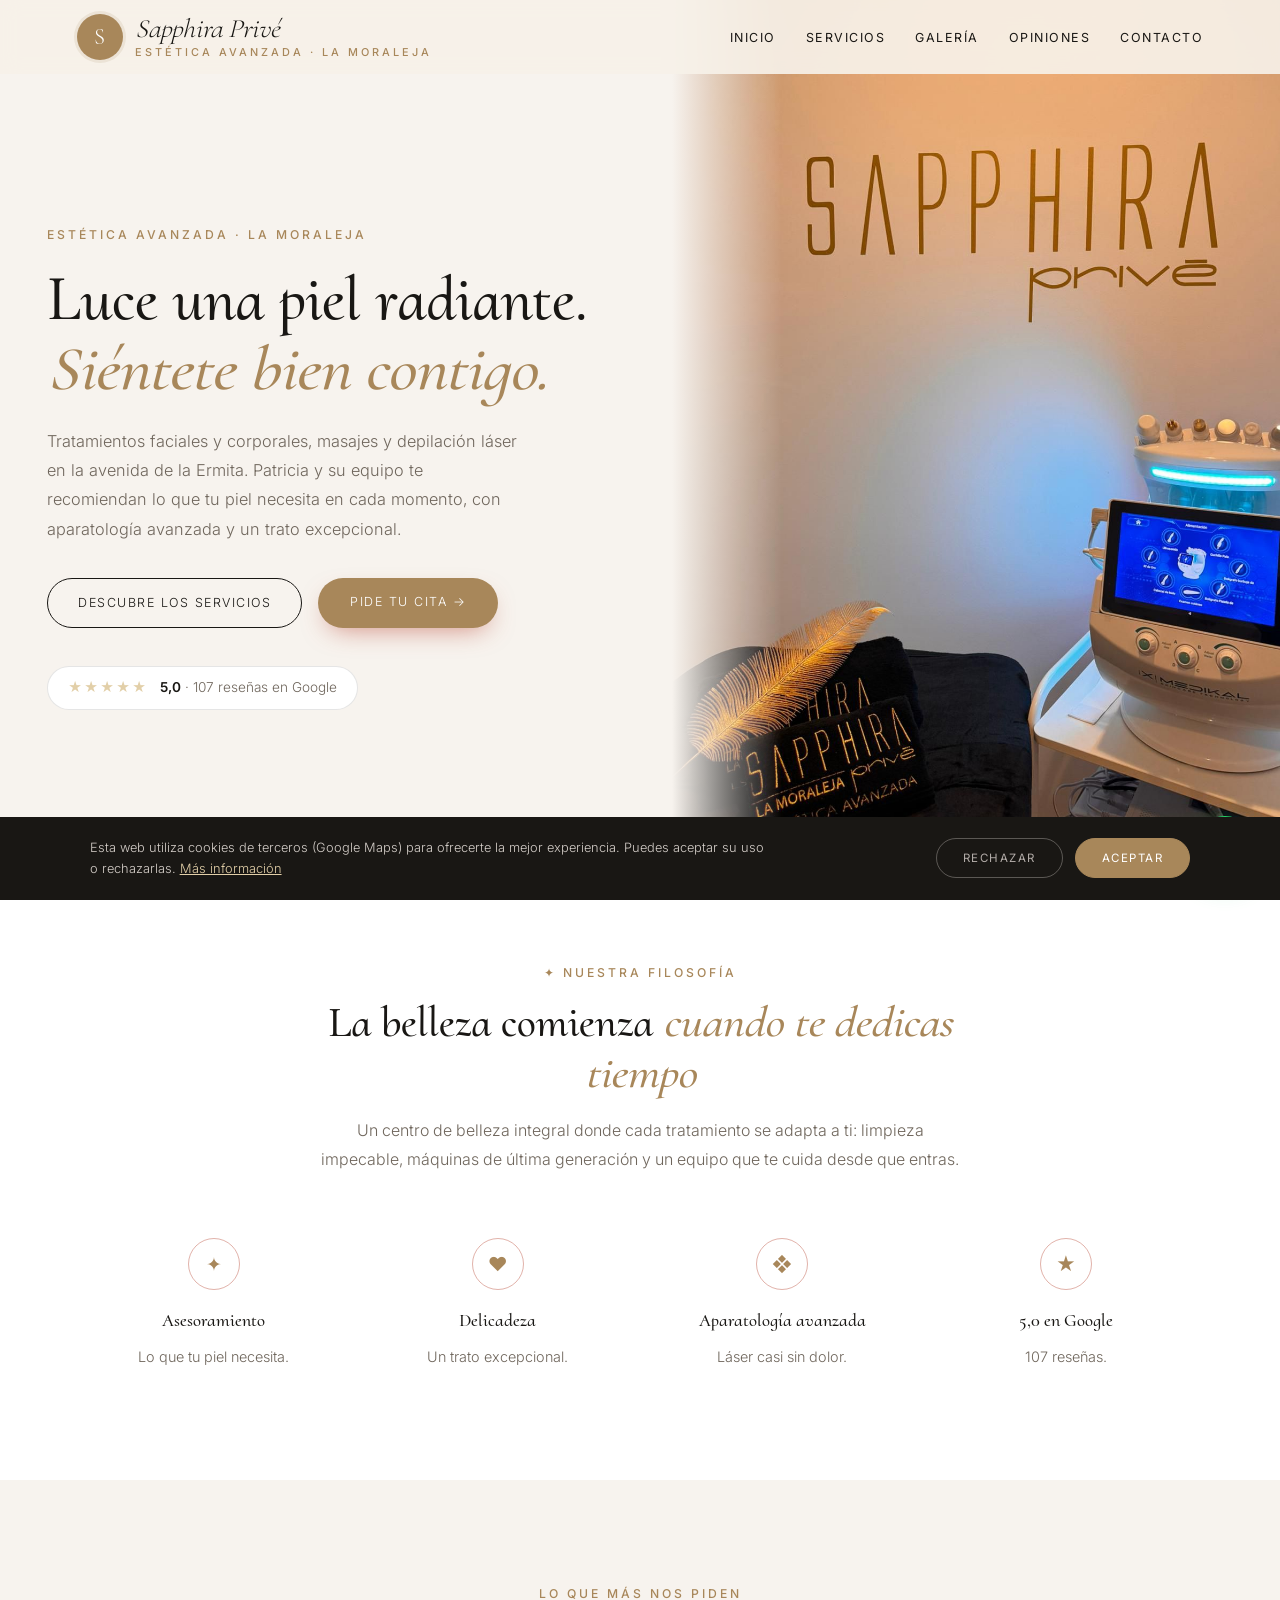
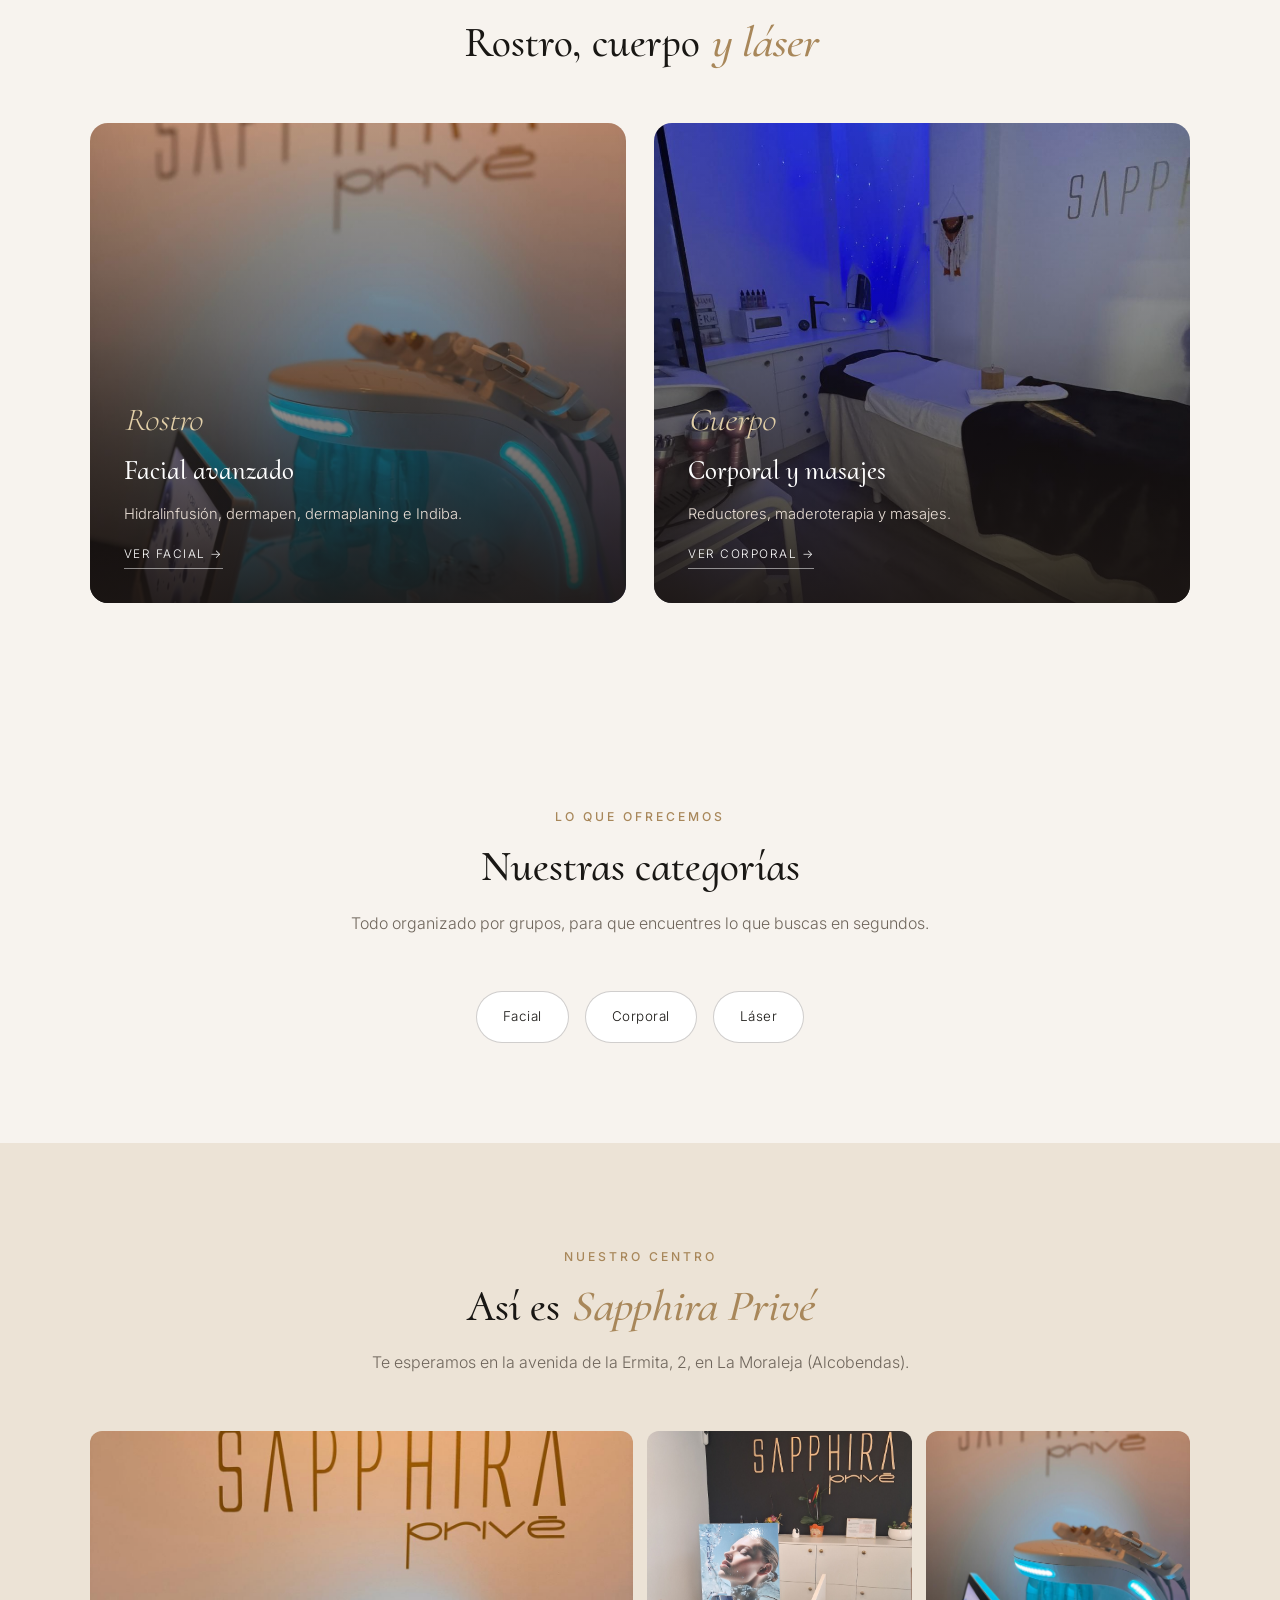
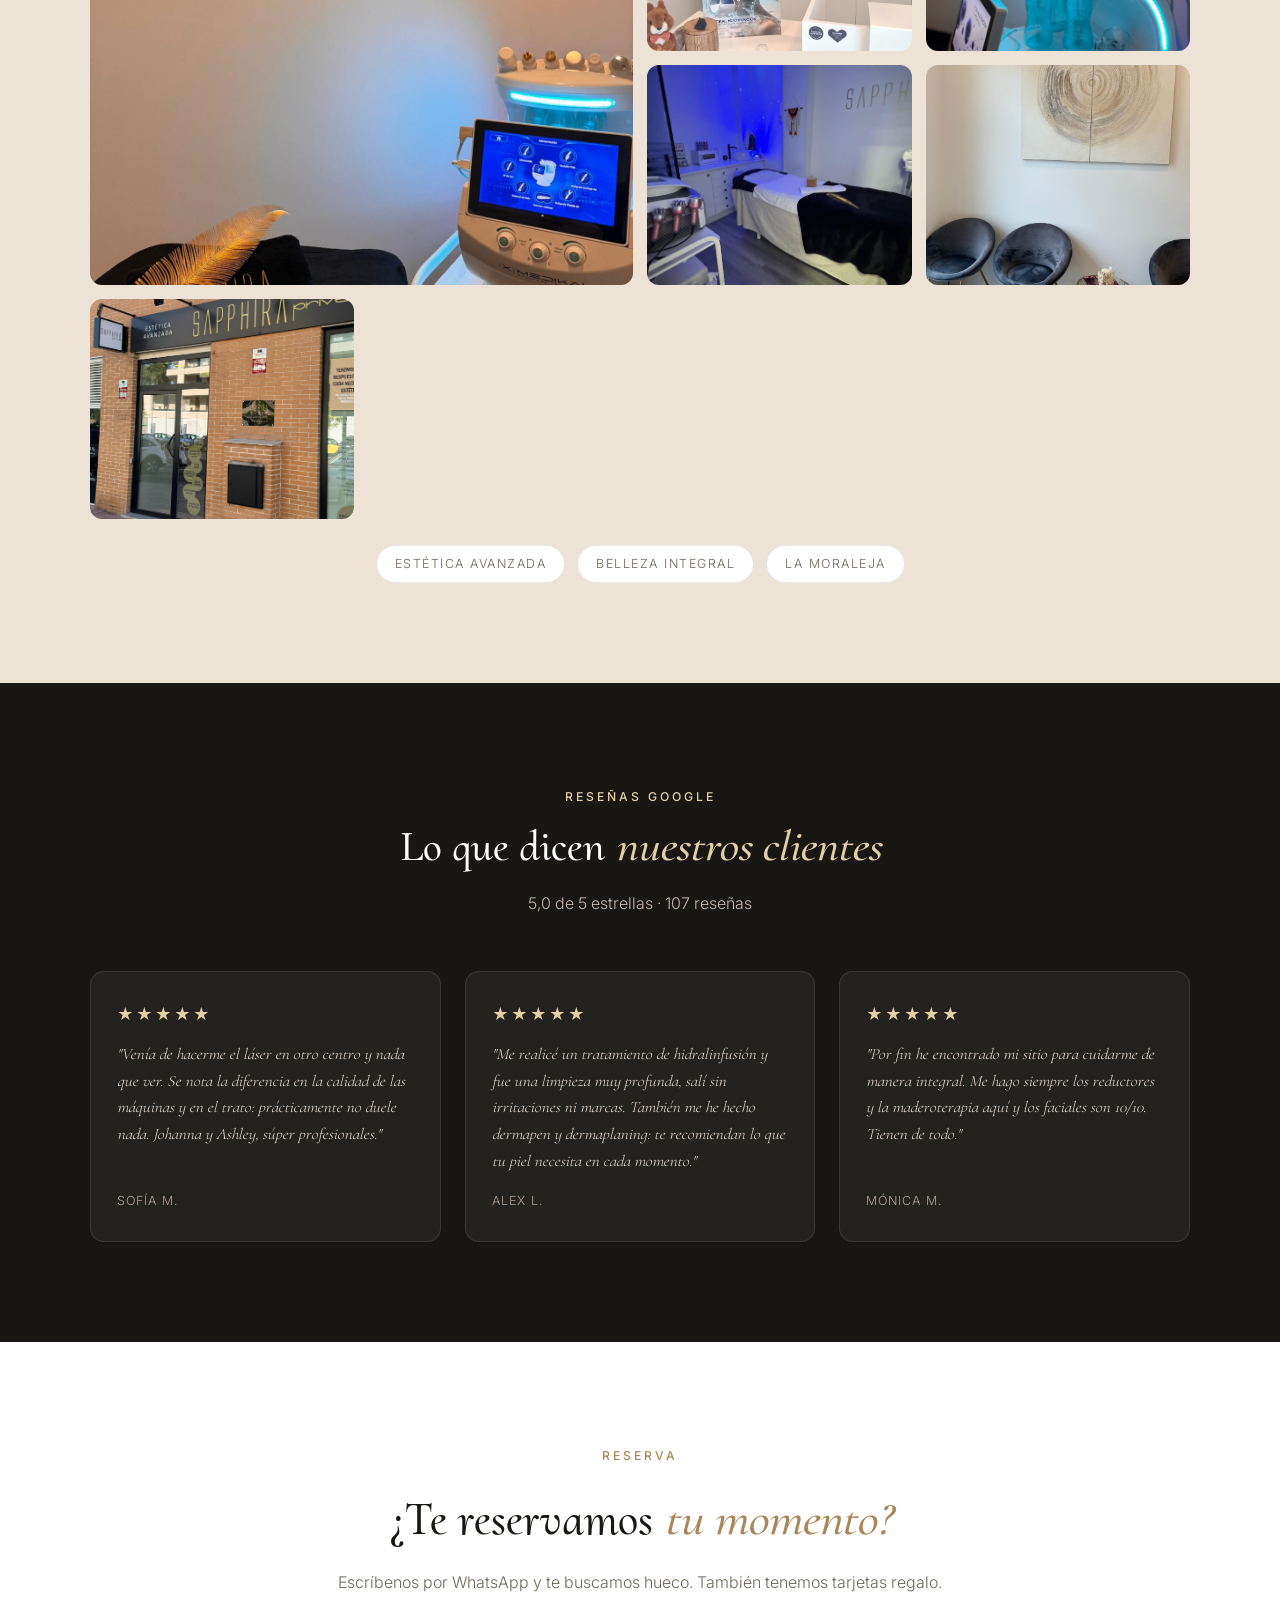
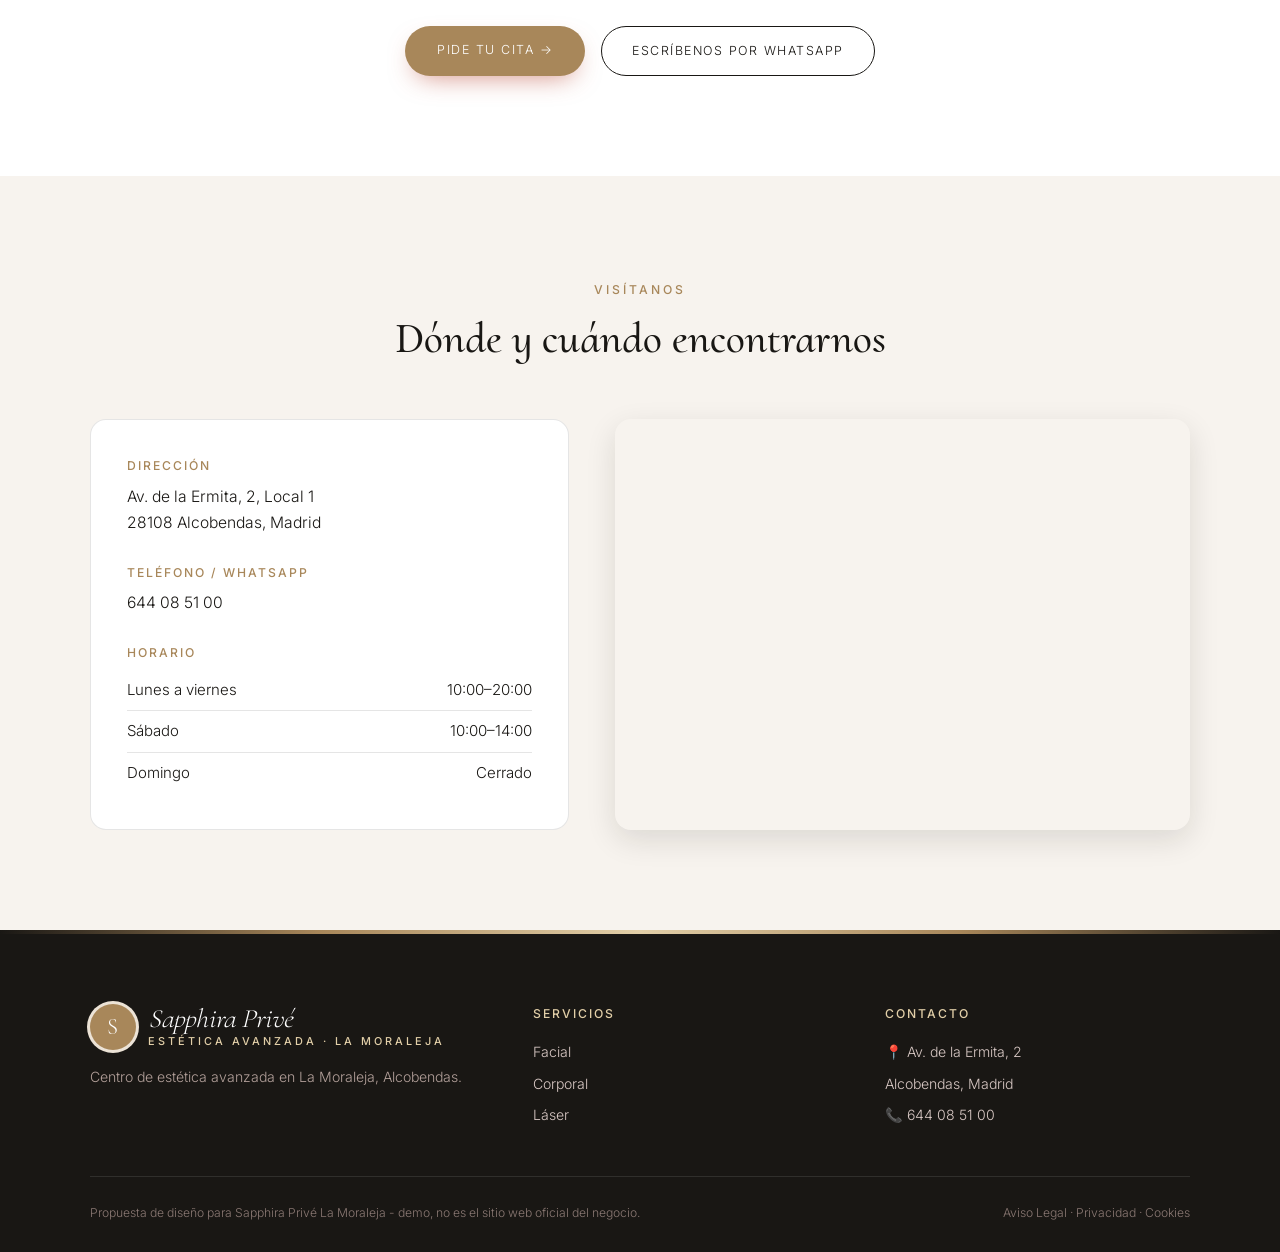
<file: index.html>
<!DOCTYPE html>
<html lang="es">
<head>
<meta charset="UTF-8">
<meta name="viewport" content="width=device-width, initial-scale=1.0">
<title>Sapphira Privé La Moraleja — Estética avanzada, tratamientos faciales y láser en La Moraleja, Alcobendas</title>
<meta name="description" content="Sapphira Privé La Moraleja, centro de estética avanzada en Av. de la Ermita 2, Alcobendas. Hidralinfusión, dermapen, dermaplaning, Indiba facial, tratamientos reductores, maderoterapia, masajes y depilación láser. 5,0★ con 107 reseñas en Google.">
<meta name="theme-color" content="#191714">
<meta property="og:title" content="Sapphira Privé La Moraleja · Alcobendas">
<meta property="og:image" content="maps_05.jpg">

<link rel="preconnect" href="https://fonts.googleapis.com"><link rel="preconnect" href="https://fonts.gstatic.com" crossorigin><link href="https://fonts.googleapis.com/css2?family=Cormorant+Upright:wght@500;600&family=Inter:wght@300;400;500;600&display=swap" rel="stylesheet">
<link rel="stylesheet" href="styles.css">
</head>
<body>

<header id="header">
  <a href="index.html" class="logo" aria-label="Sapphira Privé La Moraleja, inicio"><span class="logo-mark">S</span><span class="logo-text"><span class="script">Sapphira Privé</span><small>estética avanzada · La Moraleja</small></span></a>
  <nav id="nav" aria-label="Navegación principal"><ul><li><a href="index.html#inicio">Inicio</a></li><li><a href="servicios.html">Servicios</a></li><li><a href="index.html#galeria">Galería</a></li><li><a href="index.html#opiniones">Opiniones</a></li><li><a href="index.html#contacto">Contacto</a></li></ul></nav><button class="nav-toggle" id="navToggle" aria-label="Abrir menú">☰</button>
</header>

<section class="hero" id="inicio">
  <div class="hero-text">
    <span class="eyebrow">Estética avanzada · La Moraleja</span>
    <h1>Luce una piel radiante. <em>Siéntete bien contigo.</em></h1>
    <p>Tratamientos faciales y corporales, masajes y depilación láser en la avenida de la Ermita. Patricia y su equipo te recomiendan lo que tu piel necesita en cada momento, con aparatología avanzada y un trato excepcional.</p>
    <div class="hero-ctas">
      <a href="servicios.html" class="btn-outline">Descubre los servicios</a>
      <a href="https://wa.me/34644085100?text=Hola%2C%20quiero%20pedir%20cita%20en%20Sapphira%20Priv%C3%A9%20La%20Moraleja" class="btn-solid" target="_blank" rel="noopener">Pide tu cita →</a>
    </div>
    <a class="hero-rating" href="https://www.google.com/maps/search/?api=1&query=Sapphira+Prive+La+Moraleja,+Av.+de+la+Ermita+2,+Alcobendas" target="_blank" rel="noopener"><span class="stars">★★★★★</span><span><strong>5,0</strong> · 107 reseñas en Google</span></a>
  </div>
  <div class="hero-img"><img src="maps_05.jpg" alt="Cabina de Sapphira Privé La Moraleja en Alcobendas" style="object-position:center 40%;"></div>
</section>

<section class="trust">
  <div class="section-head">
    <span class="eyebrow">✦ Nuestra filosofía</span>
    <h2>La belleza comienza <em>cuando te dedicas tiempo</em></h2>
    <p>Un centro de belleza integral donde cada tratamiento se adapta a ti: limpieza impecable, máquinas de última generación y un equipo que te cuida desde que entras.</p>
  </div>
  <div class="trust-grid">
    <div class="trust-card"><span class="trust-ic">✦</span><h3>Asesoramiento</h3><p>Lo que tu piel necesita.</p></div>
    <div class="trust-card"><span class="trust-ic">♥</span><h3>Delicadeza</h3><p>Un trato excepcional.</p></div>
    <div class="trust-card"><span class="trust-ic">❖</span><h3>Aparatología avanzada</h3><p>Láser casi sin dolor.</p></div>
    <div class="trust-card"><span class="trust-ic">★</span><h3>5,0 en Google</h3><p>107 reseñas.</p></div>
  </div>
</section>

<section class="worlds">
  <div class="section-head">
    <span class="eyebrow">Lo que más nos piden</span>
    <h2>Rostro, cuerpo <em>y láser</em></h2>
  </div>
  <div class="worlds-grid">
    <a href="servicios.html#facial" class="world-card"><img src="maps_07.jpg" alt="Facial avanzado"><div class="world-text"><span class="script">Rostro</span><h3>Facial avanzado</h3><p>Hidralinfusión, dermapen, dermaplaning e Indiba.</p><span class="world-link">Ver facial →</span></div></a>
    <a href="servicios.html#corporal" class="world-card"><img src="maps_02.jpg" alt="Corporal y masajes"><div class="world-text"><span class="script">Cuerpo</span><h3>Corporal y masajes</h3><p>Reductores, maderoterapia y masajes.</p><span class="world-link">Ver corporal →</span></div></a>
  </div>
</section>

<section>
  <div class="section-head">
    <span class="eyebrow">Lo que ofrecemos</span>
    <h2>Nuestras categorías</h2>
    <p>Todo organizado por grupos, para que encuentres lo que buscas en segundos.</p>
  </div>
  <div class="cat-pills">
    <a href="servicios.html#facial" class="cat-pill">Facial</a>
    <a href="servicios.html#corporal" class="cat-pill">Corporal</a>
    <a href="servicios.html#laser" class="cat-pill">Láser</a>
  </div>
</section>

<section class="gallery-wrap" id="galeria">
  <div class="section-head">
    <span class="eyebrow">Nuestro centro</span>
    <h2>Así es <em>Sapphira Privé</em></h2>
    <p>Te esperamos en la avenida de la Ermita, 2, en La Moraleja (Alcobendas).</p>
  </div>
  <div class="gallery">
    <figure class="big"><img src="maps_05.jpg" alt="Cabina facial de Sapphira Privé" loading="lazy"></figure>
    <figure><img src="maps_01.jpg" alt="Recepción del centro" loading="lazy"></figure>
    <figure><img src="maps_07.jpg" alt="Aparatología facial" loading="lazy"></figure>
    <figure><img src="maps_02.jpg" alt="Cabina de tratamientos" loading="lazy"></figure>
    <figure><img src="maps_06.jpg" alt="Sala de espera" loading="lazy"></figure>
    <figure><img src="maps_10.jpg" alt="Fachada de Sapphira Privé en Alcobendas" loading="lazy"></figure>
  </div>
  <div class="brands"><span>Estética avanzada</span><span>Belleza integral</span><span>La Moraleja</span></div>
</section>

<section class="reviews-wrap" id="opiniones">
  <div class="section-head">
    <span class="eyebrow">Reseñas Google</span>
    <h2>Lo que dicen <em>nuestros clientes</em></h2>
    <p>5,0 de 5 estrellas · 107 reseñas</p>
  </div>
  <div class="review-grid">
    <div class="review-card"><div class="stars">★★★★★</div><p>"Venía de hacerme el láser en otro centro y nada que ver. Se nota la diferencia en la calidad de las máquinas y en el trato: prácticamente no duele nada. Johanna y Ashley, súper profesionales."</p><cite>Sofía M.</cite></div>
    <div class="review-card"><div class="stars">★★★★★</div><p>"Me realicé un tratamiento de hidralinfusión y fue una limpieza muy profunda, salí sin irritaciones ni marcas. También me he hecho dermapen y dermaplaning: te recomiendan lo que tu piel necesita en cada momento."</p><cite>Alex L.</cite></div>
    <div class="review-card"><div class="stars">★★★★★</div><p>"Por fin he encontrado mi sitio para cuidarme de manera integral. Me hago siempre los reductores y la maderoterapia aquí y los faciales son 10/10. Tienen de todo."</p><cite>Mónica M.</cite></div>
  </div>
</section>

<section class="cta-section">
  <span class="eyebrow">Reserva</span>
  <h2>¿Te reservamos <em>tu momento?</em></h2>
  <p>Escríbenos por WhatsApp y te buscamos hueco. También tenemos tarjetas regalo.</p>
  <div class="cta-row">
    <a href="https://wa.me/34644085100?text=Hola%2C%20quiero%20pedir%20cita%20en%20Sapphira%20Priv%C3%A9%20La%20Moraleja" class="btn-solid" target="_blank" rel="noopener">Pide tu cita →</a>
    <a href="https://wa.me/34644085100?text=Hola%2C%20quiero%20pedir%20cita%20en%20Sapphira%20Priv%C3%A9%20La%20Moraleja" class="btn-outline" target="_blank" rel="noopener">Escríbenos por WhatsApp</a>
  </div>
</section>

<section class="contact-section" id="contacto">
  <div class="section-head">
    <span class="eyebrow">Visítanos</span>
    <h2>Dónde y cuándo encontrarnos</h2>
  </div>
  <div class="contact-grid">
    <div class="contact-info">
      <div class="contact-block"><h3>Dirección</h3><p>Av. de la Ermita, 2, Local 1<br>28108 Alcobendas, Madrid</p></div>
      <div class="contact-block"><h3>Teléfono / WhatsApp</h3><p><a href="tel:+34644085100">644 08 51 00</a></p></div>
      <div class="contact-block"><h3>Horario</h3><ul class="hours-list"><li><span>Lunes a viernes</span><span>10:00–20:00</span></li><li><span>Sábado</span><span>10:00–14:00</span></li><li><span>Domingo</span><span>Cerrado</span></li></ul></div>
      
    </div>
    <div class="contact-map">
      <iframe title="Mapa de Sapphira Privé La Moraleja" src="https://www.google.com/maps?q=Sapphira+Prive+La+Moraleja,+Av.+de+la+Ermita+2,+Alcobendas&output=embed" width="100%" height="100%" style="border:0;" allowfullscreen="" loading="lazy" referrerpolicy="no-referrer-when-downgrade"></iframe>
    </div>
  </div>
</section>

<footer>
  <div class="footer-grid">
    <div class="footer-brand">
      <a href="index.html" class="logo light"><span class="logo-mark">S</span><span class="logo-text"><span class="script">Sapphira Privé</span><small>estética avanzada · La Moraleja</small></span></a>
      <p>Centro de estética avanzada en La Moraleja, Alcobendas.</p>
    </div>
    <div><h4>Servicios</h4><ul><li><a href="servicios.html#facial">Facial</a></li><li><a href="servicios.html#corporal">Corporal</a></li><li><a href="servicios.html#laser">Láser</a></li></ul></div>
    <div><h4>Contacto</h4><ul><li>📍 Av. de la Ermita, 2</li><li>Alcobendas, Madrid</li><li>📞 <a href="tel:+34644085100">644 08 51 00</a></li></ul></div>
  </div>
  <div class="footer-bottom">
    <span>Propuesta de diseño para Sapphira Privé La Moraleja - demo, no es el sitio web oficial del negocio.</span>
    <span><a href="aviso-legal.html">Aviso Legal</a> &middot; <a href="politica-privacidad.html">Privacidad</a> &middot; <a href="politica-cookies.html">Cookies</a></span>
  </div>
</footer>

<div id="cookie-banner" class="cookie-banner"><p>Esta web utiliza cookies de terceros (Google Maps) para ofrecerte la mejor experiencia. Puedes aceptar su uso o rechazarlas. <a href="politica-cookies.html">Más información</a></p><div class="cookie-actions"><button onclick="setCookieChoice('rejected')" class="ck-reject">Rechazar</button><button onclick="setCookieChoice('accepted')" class="ck-accept">Aceptar</button></div></div>
<div class="social-fabs"><a class="wa-fab" href="https://wa.me/34644085100?text=Hola%2C%20quiero%20pedir%20cita%20en%20Sapphira%20Priv%C3%A9%20La%20Moraleja" target="_blank" rel="noopener" aria-label="Escribir por WhatsApp"><svg width="28" height="28" viewBox="0 0 24 24" fill="white"><path d="M17.5 14.4c-.3-.1-1.8-.9-2-1s-.5-.1-.7.1-.8 1-.9 1.2-.3.2-.6.1a8.2 8.2 0 0 1-2.4-1.5 9 9 0 0 1-1.7-2.1c-.2-.3 0-.5.1-.6l.4-.5.3-.5v-.5l-.9-2.2c-.2-.6-.5-.5-.7-.5h-.6a1.1 1.1 0 0 0-.8.4 3.4 3.4 0 0 0-1 2.5 5.9 5.9 0 0 0 1.2 3.1 13.5 13.5 0 0 0 5.2 4.6c2.6 1 2.6.7 3.1.6a2.6 2.6 0 0 0 1.7-1.2 2.1 2.1 0 0 0 .2-1.2c-.1-.1-.3-.2-.6-.3ZM12 21.8a9.8 9.8 0 0 1-5-1.4l-.4-.2-3.7 1 1-3.6-.2-.4A9.8 9.8 0 1 1 12 21.8Zm8.4-18.3A11.8 11.8 0 0 0 1.8 17.7L.2 23.8l6.3-1.6a11.8 11.8 0 0 0 5.6 1.4A11.8 11.8 0 0 0 20.4 3.5Z"/></svg></a></div>
<script src="main.js"></script>
</body>
</html>
</file>
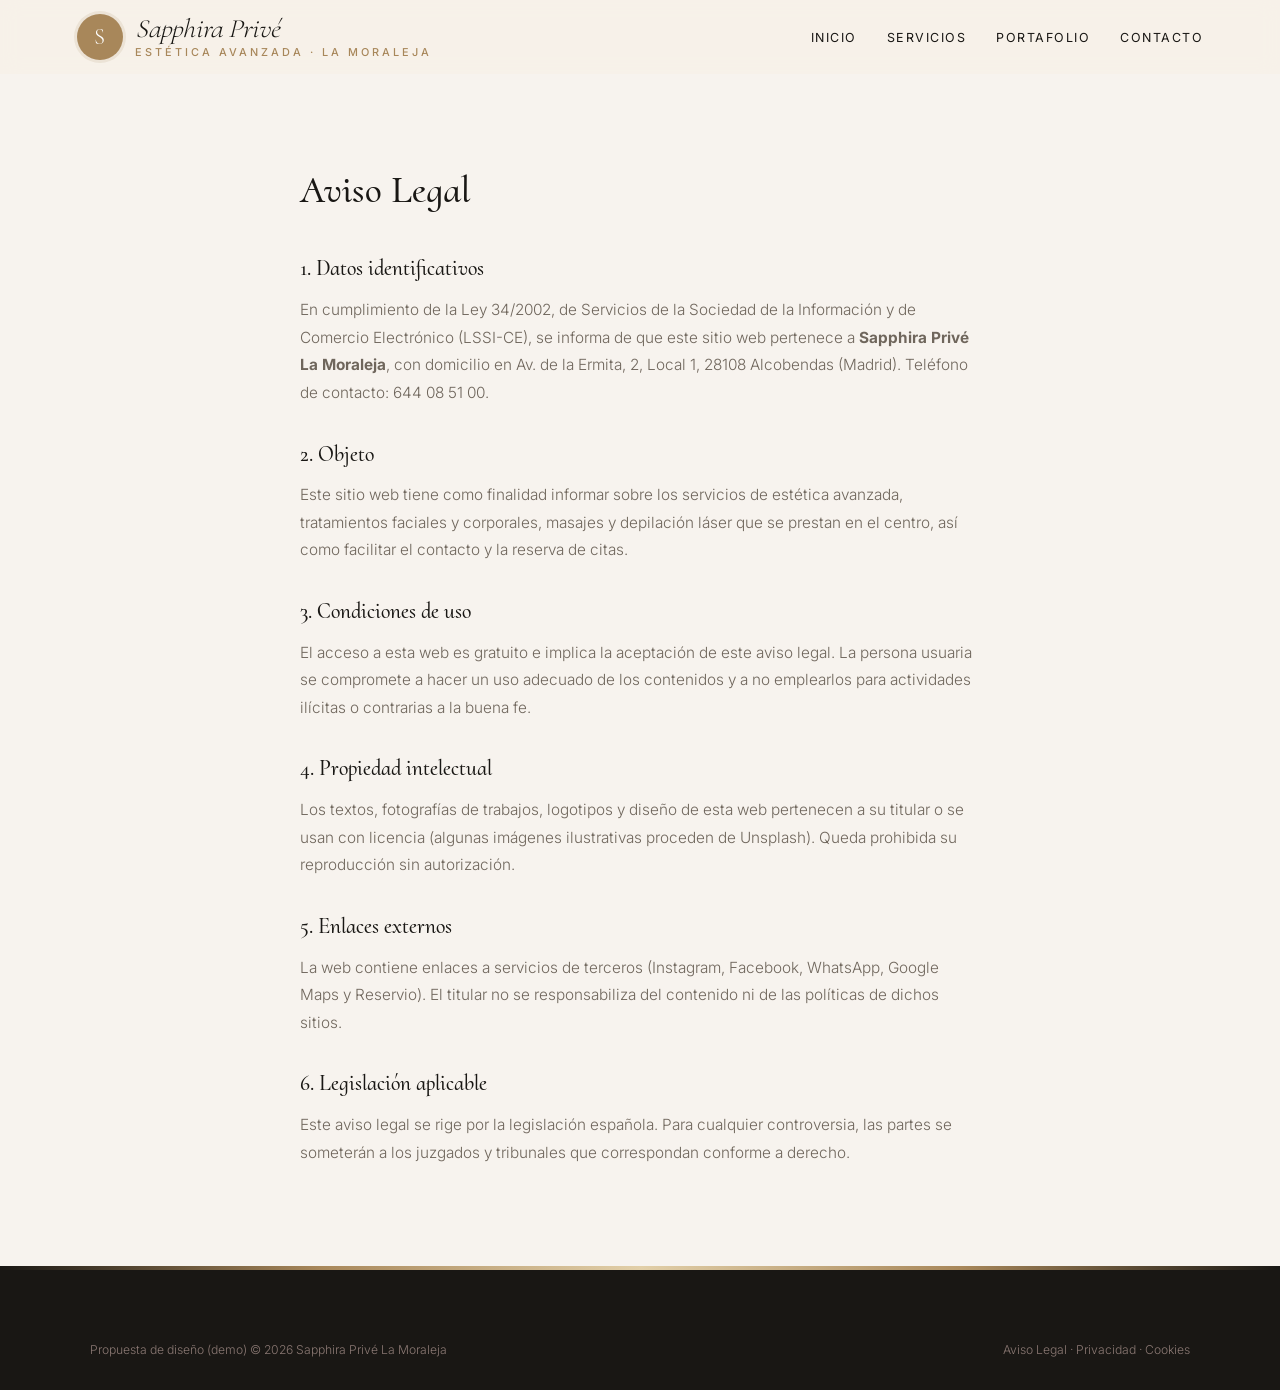
<file: aviso-legal.html>
<!DOCTYPE html>
<html lang="es">
<head>
<meta charset="UTF-8">
<meta name="viewport" content="width=device-width, initial-scale=1.0">
<title>Aviso Legal — Sapphira Privé La Moraleja</title>
<meta name="robots" content="noindex">

<link rel="preconnect" href="https://fonts.googleapis.com">
<link href="https://fonts.googleapis.com/css2?family=Cormorant+Upright:wght@500;600&family=Inter:wght@300;400;500;600&display=swap" rel="stylesheet">
<link rel="stylesheet" href="styles.css">
</head>
<body>
<header id="header" class="scrolled">
  <a href="index.html" class="logo" aria-label="Sapphira Privé La Moraleja, inicio">
    <span class="logo-mark">S</span>
    <span class="logo-text"><span class="script">Sapphira Privé</span><small>estética avanzada · La Moraleja</small></span>
  </a>
  <nav id="nav" aria-label="Navegación principal">
    <ul>
      <li><a href="index.html#inicio">Inicio</a></li>
      <li><a href="servicios.html">Servicios</a></li>
      <li><a href="portafolio.html">Portafolio</a></li>
      <li><a href="index.html#contacto">Contacto</a></li>
    </ul>
  </nav>
  <button class="nav-toggle" id="navToggle" aria-label="Abrir menú">☰</button>
</header>
<main class="legal"><h1>Aviso Legal</h1>
<h2>1. Datos identificativos</h2>
<p>En cumplimiento de la Ley 34/2002, de Servicios de la Sociedad de la Información y de Comercio Electrónico (LSSI-CE), se informa de que este sitio web pertenece a <strong>Sapphira Privé La Moraleja</strong>, con domicilio en Av. de la Ermita, 2, Local 1, 28108 Alcobendas (Madrid). Teléfono de contacto: 644 08 51 00.</p>
<h2>2. Objeto</h2>
<p>Este sitio web tiene como finalidad informar sobre los servicios de estética avanzada, tratamientos faciales y corporales, masajes y depilación láser que se prestan en el centro, así como facilitar el contacto y la reserva de citas.</p>
<h2>3. Condiciones de uso</h2>
<p>El acceso a esta web es gratuito e implica la aceptación de este aviso legal. La persona usuaria se compromete a hacer un uso adecuado de los contenidos y a no emplearlos para actividades ilícitas o contrarias a la buena fe.</p>
<h2>4. Propiedad intelectual</h2>
<p>Los textos, fotografías de trabajos, logotipos y diseño de esta web pertenecen a su titular o se usan con licencia (algunas imágenes ilustrativas proceden de Unsplash). Queda prohibida su reproducción sin autorización.</p>
<h2>5. Enlaces externos</h2>
<p>La web contiene enlaces a servicios de terceros (Instagram, Facebook, WhatsApp, Google Maps y Reservio). El titular no se responsabiliza del contenido ni de las políticas de dichos sitios.</p>
<h2>6. Legislación aplicable</h2>
<p>Este aviso legal se rige por la legislación española. Para cualquier controversia, las partes se someterán a los juzgados y tribunales que correspondan conforme a derecho.</p></main>
<footer>
  <div class="footer-bottom" style="margin-top:0">
    <span>Propuesta de diseño (demo) © 2026 Sapphira Privé La Moraleja</span>
    <span><a href="aviso-legal.html">Aviso Legal</a> &middot; <a href="politica-privacidad.html">Privacidad</a> &middot; <a href="politica-cookies.html">Cookies</a></span>
  </div>
</footer>
<script src="main.js"></script>
</body>
</html>
</file>
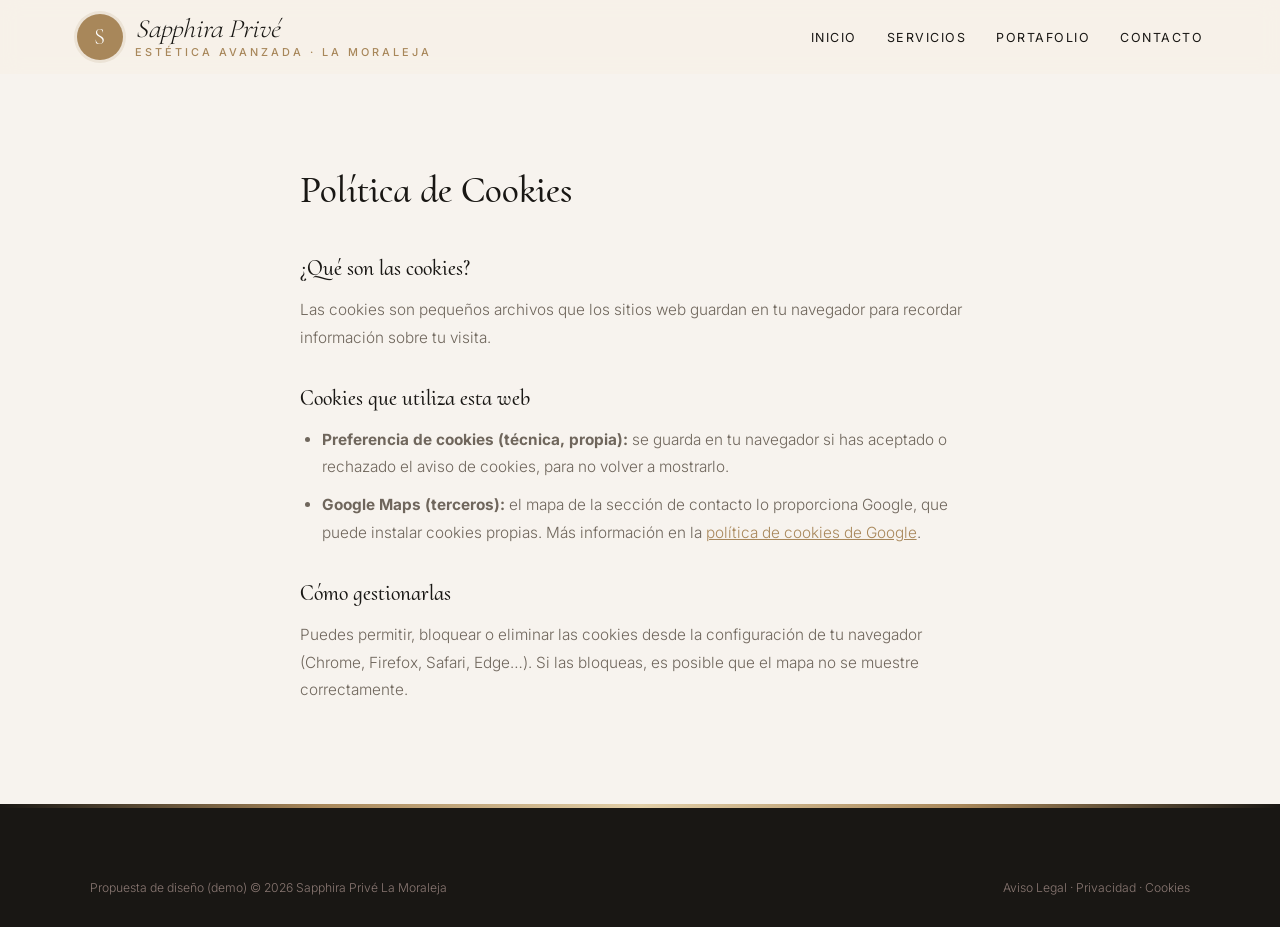
<file: politica-cookies.html>
<!DOCTYPE html>
<html lang="es">
<head>
<meta charset="UTF-8">
<meta name="viewport" content="width=device-width, initial-scale=1.0">
<title>Política de Cookies — Sapphira Privé La Moraleja</title>
<meta name="robots" content="noindex">

<link rel="preconnect" href="https://fonts.googleapis.com">
<link href="https://fonts.googleapis.com/css2?family=Cormorant+Upright:wght@500;600&family=Inter:wght@300;400;500;600&display=swap" rel="stylesheet">
<link rel="stylesheet" href="styles.css">
</head>
<body>
<header id="header" class="scrolled">
  <a href="index.html" class="logo" aria-label="Sapphira Privé La Moraleja, inicio">
    <span class="logo-mark">S</span>
    <span class="logo-text"><span class="script">Sapphira Privé</span><small>estética avanzada · La Moraleja</small></span>
  </a>
  <nav id="nav" aria-label="Navegación principal">
    <ul>
      <li><a href="index.html#inicio">Inicio</a></li>
      <li><a href="servicios.html">Servicios</a></li>
      <li><a href="portafolio.html">Portafolio</a></li>
      <li><a href="index.html#contacto">Contacto</a></li>
    </ul>
  </nav>
  <button class="nav-toggle" id="navToggle" aria-label="Abrir menú">☰</button>
</header>
<main class="legal"><h1>Política de Cookies</h1>
<h2>¿Qué son las cookies?</h2>
<p>Las cookies son pequeños archivos que los sitios web guardan en tu navegador para recordar información sobre tu visita.</p>
<h2>Cookies que utiliza esta web</h2>
<ul>
<li><strong>Preferencia de cookies (técnica, propia):</strong> se guarda en tu navegador si has aceptado o rechazado el aviso de cookies, para no volver a mostrarlo.</li>
<li><strong>Google Maps (terceros):</strong> el mapa de la sección de contacto lo proporciona Google, que puede instalar cookies propias. Más información en la <a href="https://policies.google.com/technologies/cookies" target="_blank" rel="noopener">política de cookies de Google</a>.</li>
</ul>
<h2>Cómo gestionarlas</h2>
<p>Puedes permitir, bloquear o eliminar las cookies desde la configuración de tu navegador (Chrome, Firefox, Safari, Edge…). Si las bloqueas, es posible que el mapa no se muestre correctamente.</p></main>
<footer>
  <div class="footer-bottom" style="margin-top:0">
    <span>Propuesta de diseño (demo) © 2026 Sapphira Privé La Moraleja</span>
    <span><a href="aviso-legal.html">Aviso Legal</a> &middot; <a href="politica-privacidad.html">Privacidad</a> &middot; <a href="politica-cookies.html">Cookies</a></span>
  </div>
</footer>
<script src="main.js"></script>
</body>
</html>
</file>
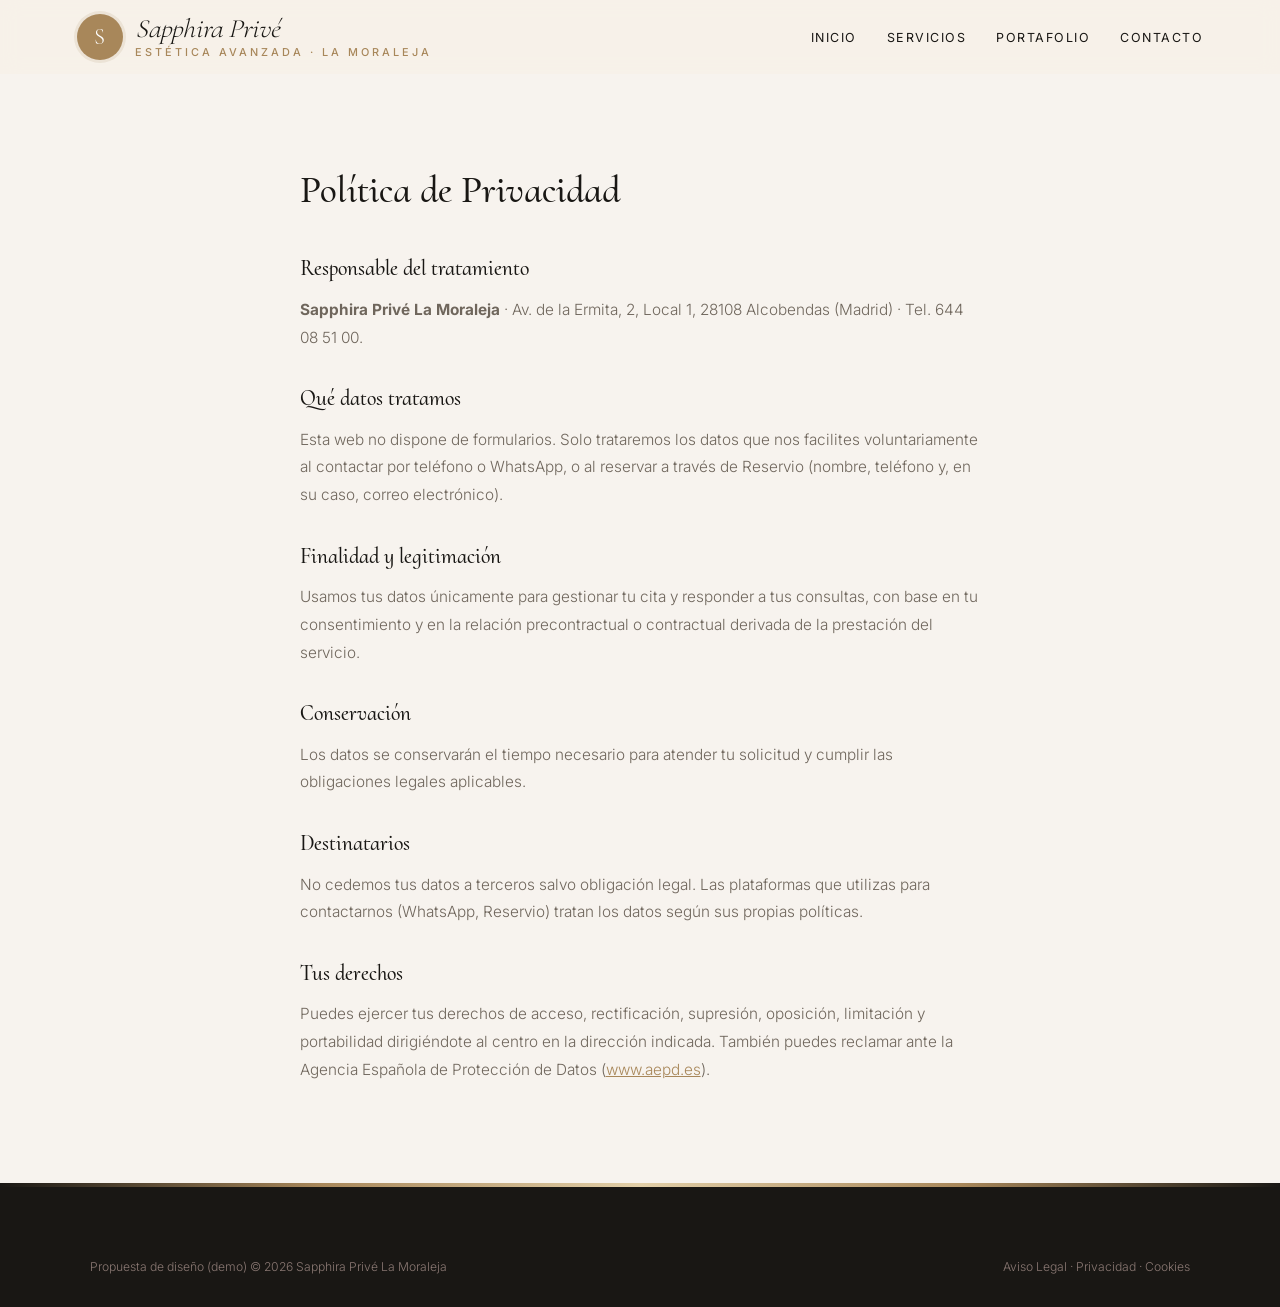
<file: politica-privacidad.html>
<!DOCTYPE html>
<html lang="es">
<head>
<meta charset="UTF-8">
<meta name="viewport" content="width=device-width, initial-scale=1.0">
<title>Política de Privacidad — Sapphira Privé La Moraleja</title>
<meta name="robots" content="noindex">

<link rel="preconnect" href="https://fonts.googleapis.com">
<link href="https://fonts.googleapis.com/css2?family=Cormorant+Upright:wght@500;600&family=Inter:wght@300;400;500;600&display=swap" rel="stylesheet">
<link rel="stylesheet" href="styles.css">
</head>
<body>
<header id="header" class="scrolled">
  <a href="index.html" class="logo" aria-label="Sapphira Privé La Moraleja, inicio">
    <span class="logo-mark">S</span>
    <span class="logo-text"><span class="script">Sapphira Privé</span><small>estética avanzada · La Moraleja</small></span>
  </a>
  <nav id="nav" aria-label="Navegación principal">
    <ul>
      <li><a href="index.html#inicio">Inicio</a></li>
      <li><a href="servicios.html">Servicios</a></li>
      <li><a href="portafolio.html">Portafolio</a></li>
      <li><a href="index.html#contacto">Contacto</a></li>
    </ul>
  </nav>
  <button class="nav-toggle" id="navToggle" aria-label="Abrir menú">☰</button>
</header>
<main class="legal"><h1>Política de Privacidad</h1>
<h2>Responsable del tratamiento</h2>
<p><strong>Sapphira Privé La Moraleja</strong> · Av. de la Ermita, 2, Local 1, 28108 Alcobendas (Madrid) · Tel. 644 08 51 00.</p>
<h2>Qué datos tratamos</h2>
<p>Esta web no dispone de formularios. Solo trataremos los datos que nos facilites voluntariamente al contactar por teléfono o WhatsApp, o al reservar a través de Reservio (nombre, teléfono y, en su caso, correo electrónico).</p>
<h2>Finalidad y legitimación</h2>
<p>Usamos tus datos únicamente para gestionar tu cita y responder a tus consultas, con base en tu consentimiento y en la relación precontractual o contractual derivada de la prestación del servicio.</p>
<h2>Conservación</h2>
<p>Los datos se conservarán el tiempo necesario para atender tu solicitud y cumplir las obligaciones legales aplicables.</p>
<h2>Destinatarios</h2>
<p>No cedemos tus datos a terceros salvo obligación legal. Las plataformas que utilizas para contactarnos (WhatsApp, Reservio) tratan los datos según sus propias políticas.</p>
<h2>Tus derechos</h2>
<p>Puedes ejercer tus derechos de acceso, rectificación, supresión, oposición, limitación y portabilidad dirigiéndote al centro en la dirección indicada. También puedes reclamar ante la Agencia Española de Protección de Datos (<a href="https://www.aepd.es" target="_blank" rel="noopener">www.aepd.es</a>).</p></main>
<footer>
  <div class="footer-bottom" style="margin-top:0">
    <span>Propuesta de diseño (demo) © 2026 Sapphira Privé La Moraleja</span>
    <span><a href="aviso-legal.html">Aviso Legal</a> &middot; <a href="politica-privacidad.html">Privacidad</a> &middot; <a href="politica-cookies.html">Cookies</a></span>
  </div>
</footer>
<script src="main.js"></script>
</body>
</html>
</file>
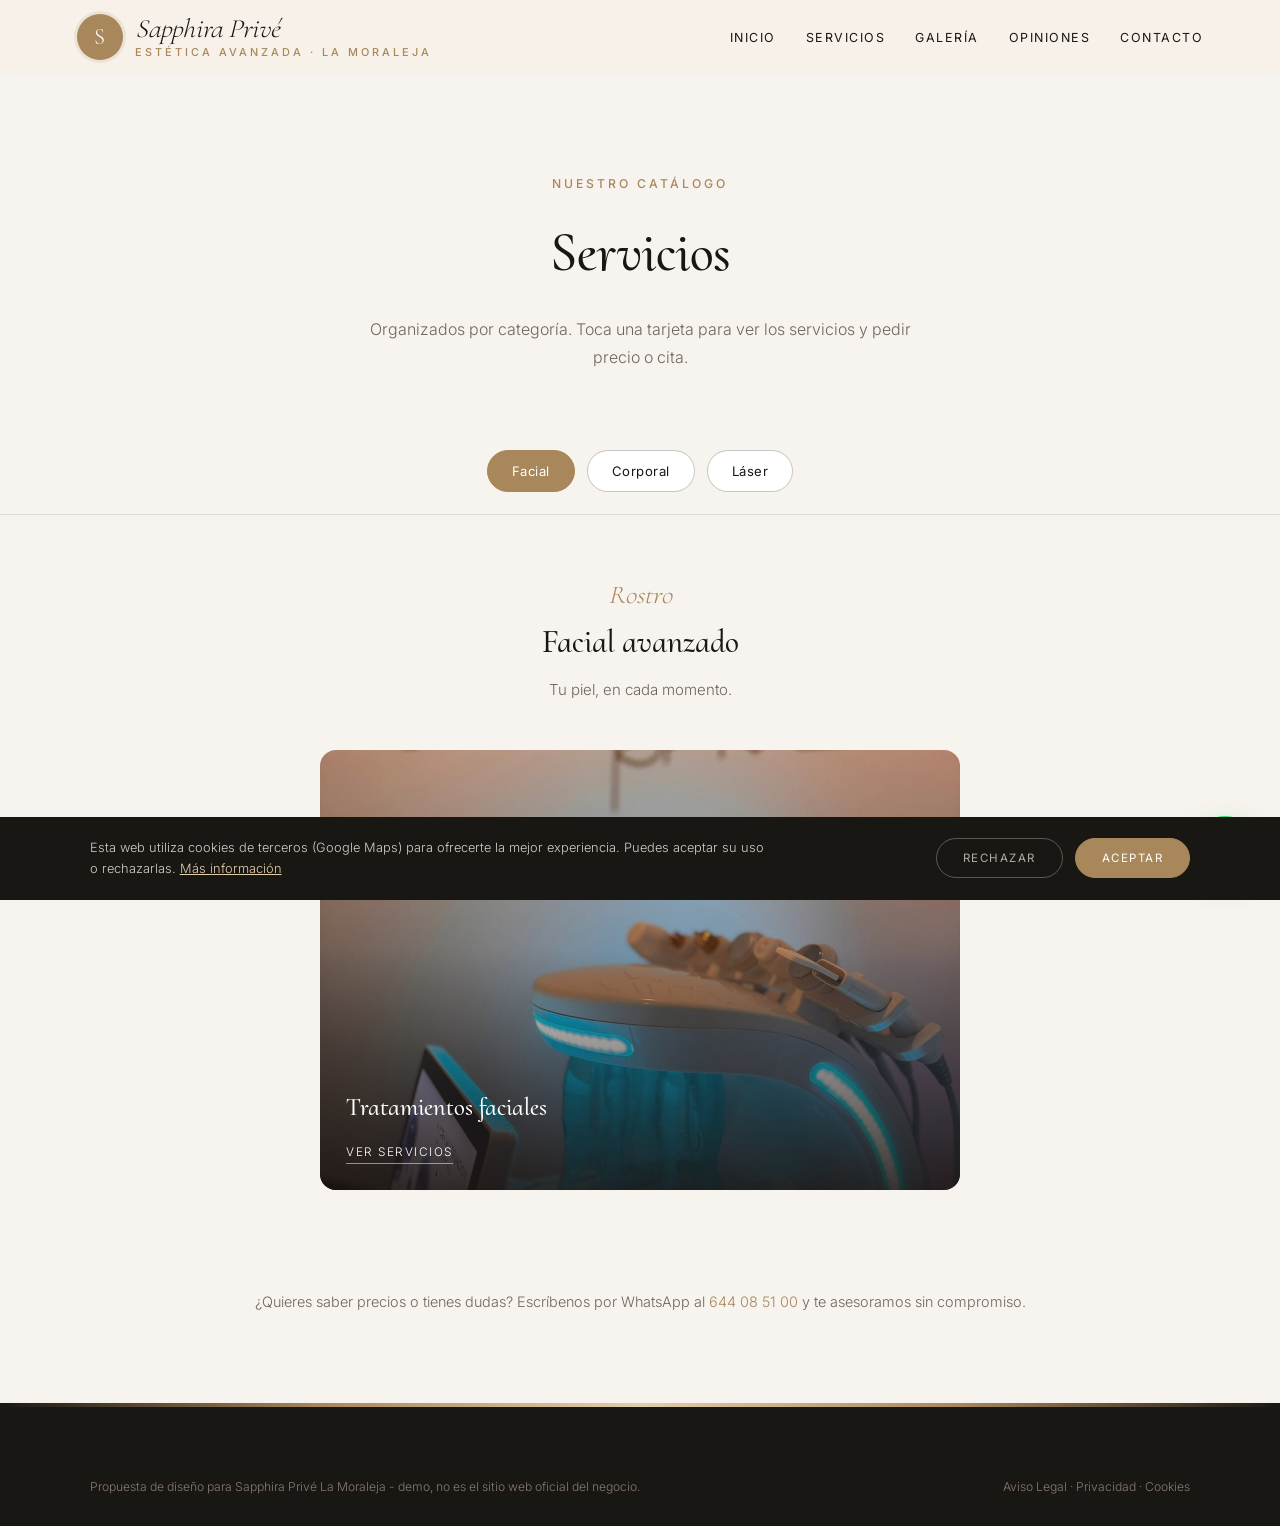
<file: servicios.html>
<!DOCTYPE html>
<html lang="es">
<head>
<meta charset="UTF-8">
<meta name="viewport" content="width=device-width, initial-scale=1.0">
<title>Servicios — Sapphira Privé La Moraleja · Alcobendas</title>
<meta name="description" content="Servicios de Sapphira Privé La Moraleja en Alcobendas.">

<link rel="preconnect" href="https://fonts.googleapis.com"><link rel="preconnect" href="https://fonts.gstatic.com" crossorigin><link href="https://fonts.googleapis.com/css2?family=Cormorant+Upright:wght@500;600&family=Inter:wght@300;400;500;600&display=swap" rel="stylesheet">
<link rel="stylesheet" href="styles.css">
</head>
<body>

<header id="header" class="scrolled">
  <a href="index.html" class="logo" aria-label="Sapphira Privé La Moraleja, inicio"><span class="logo-mark">S</span><span class="logo-text"><span class="script">Sapphira Privé</span><small>estética avanzada · La Moraleja</small></span></a>
  <nav id="nav" aria-label="Navegación principal"><ul><li><a href="index.html#inicio">Inicio</a></li><li><a href="servicios.html">Servicios</a></li><li><a href="index.html#galeria">Galería</a></li><li><a href="index.html#opiniones">Opiniones</a></li><li><a href="index.html#contacto">Contacto</a></li></ul></nav><button class="nav-toggle" id="navToggle" aria-label="Abrir menú">☰</button>
</header>

<div class="page-hero">
  <span class="eyebrow">Nuestro catálogo</span>
  <h1>Servicios</h1>
  <p>Organizados por categoría. Toca una tarjeta para ver los servicios y pedir precio o cita.</p>
</div>

<div class="tabs">
  <button class="tab-btn active" data-tab="facial">Facial</button>
  <button class="tab-btn" data-tab="corporal">Corporal</button>
  <button class="tab-btn" data-tab="laser">Láser</button>
  
</div>

<div class="tab-panel active" id="facial">
  <div class="tab-intro"><span class="script">Rostro</span><h2>Facial avanzado</h2><p>Tu piel, en cada momento.</p></div>
  <div class="cat-grid single">
    <div class="cat-card" onclick="openModal('facial')"><img src="maps_07.jpg" alt="Tratamientos faciales" loading="lazy"><div class="cat-card-text"><h3>Tratamientos faciales</h3><span>Ver servicios</span></div></div>
  </div>
</div>

<div class="tab-panel" id="corporal">
  <div class="tab-intro"><span class="script">Cuerpo</span><h2>Corporal y masajes</h2><p>Resultados que se notan.</p></div>
  <div class="cat-grid single">
    <div class="cat-card" onclick="openModal('corporal')"><img src="maps_02.jpg" alt="Corporal y masajes" loading="lazy"><div class="cat-card-text"><h3>Corporal y masajes</h3><span>Ver servicios</span></div></div>
  </div>
</div>

<div class="tab-panel" id="laser">
  <div class="tab-intro"><span class="script">Láser</span><h2>Depilación láser</h2><p>Con equipos avanzados, prácticamente sin dolor.</p></div>
  <div class="cat-grid single">
    <div class="cat-card" onclick="openModal('laser')"><img src="maps_01.jpg" alt="Depilación láser" loading="lazy"><div class="cat-card-text"><h3>Depilación láser</h3><span>Ver servicios</span></div></div>
  </div>
</div>


<p class="services-note">¿Quieres saber precios o tienes dudas? Escríbenos por WhatsApp al <a href="https://wa.me/34644085100" target="_blank" rel="noopener" style="color:var(--red)">644 08 51 00</a> y te asesoramos sin compromiso.</p>

<div class="modal-overlay" id="modal-facial"><div class="modal">
  <button class="modal-close" onclick="closeModal('facial')" aria-label="Cerrar">×</button>
  <h3>Tratamientos faciales</h3><p class="modal-sub">Rostro</p>
  <div class="svc-row"><div><div class="svc-name">Hidralinfusión</div><span class="svc-desc"></span></div><div class="svc-price">Consultar</div></div>
  <div class="svc-row"><div><div class="svc-name">Dermapen</div><span class="svc-desc"></span></div><div class="svc-price">Consultar</div></div>
  <div class="svc-row"><div><div class="svc-name">Dermaplaning</div><span class="svc-desc"></span></div><div class="svc-price">Consultar</div></div>
  <div class="svc-row"><div><div class="svc-name">Indiba facial</div><span class="svc-desc"></span></div><div class="svc-price">Consultar</div></div>
  <div class="svc-row"><div><div class="svc-name">Limpieza facial</div><span class="svc-desc"></span></div><div class="svc-price">Consultar</div></div>
  <a class="modal-cta alt" href="https://wa.me/34644085100?text=Hola%2C%20quiero%20informaci%C3%B3n%20sobre%20tratamientos%20faciales" target="_blank" rel="noopener">Pedir cita por WhatsApp</a>
</div></div>

<div class="modal-overlay" id="modal-corporal"><div class="modal">
  <button class="modal-close" onclick="closeModal('corporal')" aria-label="Cerrar">×</button>
  <h3>Corporal y masajes</h3><p class="modal-sub">Cuerpo</p>
  <div class="svc-row"><div><div class="svc-name">Tratamientos reductores</div><span class="svc-desc"></span></div><div class="svc-price">Consultar</div></div>
  <div class="svc-row"><div><div class="svc-name">Maderoterapia</div><span class="svc-desc"></span></div><div class="svc-price">Consultar</div></div>
  <div class="svc-row"><div><div class="svc-name">Masajes</div><span class="svc-desc"></span></div><div class="svc-price">Consultar</div></div>
  <div class="svc-row"><div><div class="svc-name">Fisioterapia de suelo pélvico</div><span class="svc-desc"></span></div><div class="svc-price">Consultar</div></div>
  <a class="modal-cta alt" href="https://wa.me/34644085100?text=Hola%2C%20quiero%20informaci%C3%B3n%20sobre%20corporal%20y%20masajes" target="_blank" rel="noopener">Pedir cita por WhatsApp</a>
</div></div>

<div class="modal-overlay" id="modal-laser"><div class="modal">
  <button class="modal-close" onclick="closeModal('laser')" aria-label="Cerrar">×</button>
  <h3>Depilación láser</h3><p class="modal-sub">Láser</p>
  <div class="svc-row"><div><div class="svc-name">Depilación láser</div><span class="svc-desc"></span></div><div class="svc-price">Consultar</div></div>
  <div class="svc-row"><div><div class="svc-name">Tarjetas regalo</div><span class="svc-desc"></span></div><div class="svc-price">Consultar</div></div>
  <a class="modal-cta alt" href="https://wa.me/34644085100?text=Hola%2C%20quiero%20informaci%C3%B3n%20sobre%20depilaci%C3%B3n%20l%C3%A1ser" target="_blank" rel="noopener">Pedir cita por WhatsApp</a>
</div></div>


<footer>
  <div class="footer-bottom" style="margin-top:0">
    <span>Propuesta de diseño para Sapphira Privé La Moraleja - demo, no es el sitio web oficial del negocio.</span>
    <span><a href="aviso-legal.html">Aviso Legal</a> &middot; <a href="politica-privacidad.html">Privacidad</a> &middot; <a href="politica-cookies.html">Cookies</a></span>
  </div>
</footer>

<div id="cookie-banner" class="cookie-banner"><p>Esta web utiliza cookies de terceros (Google Maps) para ofrecerte la mejor experiencia. Puedes aceptar su uso o rechazarlas. <a href="politica-cookies.html">Más información</a></p><div class="cookie-actions"><button onclick="setCookieChoice('rejected')" class="ck-reject">Rechazar</button><button onclick="setCookieChoice('accepted')" class="ck-accept">Aceptar</button></div></div>
<div class="social-fabs"><a class="wa-fab" href="https://wa.me/34644085100?text=Hola%2C%20quiero%20pedir%20cita%20en%20Sapphira%20Priv%C3%A9%20La%20Moraleja" target="_blank" rel="noopener" aria-label="Escribir por WhatsApp"><svg width="28" height="28" viewBox="0 0 24 24" fill="white"><path d="M17.5 14.4c-.3-.1-1.8-.9-2-1s-.5-.1-.7.1-.8 1-.9 1.2-.3.2-.6.1a8.2 8.2 0 0 1-2.4-1.5 9 9 0 0 1-1.7-2.1c-.2-.3 0-.5.1-.6l.4-.5.3-.5v-.5l-.9-2.2c-.2-.6-.5-.5-.7-.5h-.6a1.1 1.1 0 0 0-.8.4 3.4 3.4 0 0 0-1 2.5 5.9 5.9 0 0 0 1.2 3.1 13.5 13.5 0 0 0 5.2 4.6c2.6 1 2.6.7 3.1.6a2.6 2.6 0 0 0 1.7-1.2 2.1 2.1 0 0 0 .2-1.2c-.1-.1-.3-.2-.6-.3ZM12 21.8a9.8 9.8 0 0 1-5-1.4l-.4-.2-3.7 1 1-3.6-.2-.4A9.8 9.8 0 1 1 12 21.8Zm8.4-18.3A11.8 11.8 0 0 0 1.8 17.7L.2 23.8l6.3-1.6a11.8 11.8 0 0 0 5.6 1.4A11.8 11.8 0 0 0 20.4 3.5Z"/></svg></a></div>
<script src="main.js"></script>
</body>
</html>
</file>
<file: styles.css>
:root{
  --cream:#f7f3ee; --paper:#ffffff; --tint:#ece3d6; --ink:#191714; --dark:#191714; --muted:#6f665c;
  --red:#a8875a; --red-dark:#86693f; --teal:#a8875a; --gold:#e2cfa8; --line:rgba(0,0,0,.1);
  --brand-gradient:linear-gradient(90deg,#191714,#a8875a,#e2cfa8,#a8875a,#191714);
}
*{margin:0;padding:0;box-sizing:border-box;}
html{scroll-behavior:smooth;}
body{font-family:'Inter',sans-serif;background:var(--cream);color:var(--ink);overflow-x:hidden;font-weight:300;line-height:1.6;}
a{text-decoration:none;color:inherit;}
h1,h2,h3{font-family:'Cormorant Upright',serif;font-weight:500;}
h1 em,h2 em{font-style:italic;color:var(--red);}
img{max-width:100%;display:block;}
.script{font-family:'Cormorant Upright',serif;font-style:italic;}

/* HEADER */
header{position:fixed;top:0;left:0;right:0;z-index:100;display:flex;justify-content:space-between;align-items:center;padding:14px 6%;background:rgba(247,241,233,.92);backdrop-filter:blur(10px);-webkit-backdrop-filter:blur(10px);transition:box-shadow .3s,padding .3s;}
header.scrolled{box-shadow:0 2px 24px rgba(28,22,20,.1);padding:8px 6%;}
.logo{display:flex;align-items:center;gap:12px;color:var(--dark);}
.logo-badge{width:58px;height:58px;border-radius:50%;object-fit:cover;box-shadow:0 0 0 2px var(--gold),0 6px 16px rgba(28,22,20,.15);transition:width .3s,height .3s;}
header.scrolled .logo-badge{width:46px;height:46px;}
.logo-text{display:flex;flex-direction:column;line-height:1;}
.logo-text .script{font-size:1.65rem;color:var(--dark);}
.logo-text small{font-size:.68rem;letter-spacing:3px;text-transform:uppercase;color:var(--red);margin-top:4px;font-weight:500;}
.logo.light .logo-text .script{color:#fff;}
.logo.light .logo-text small{color:var(--gold);}
nav ul{list-style:none;display:flex;gap:30px;}
nav a{font-size:.78rem;letter-spacing:1.5px;text-transform:uppercase;font-weight:400;position:relative;padding:4px 0;}
nav a::after{content:"";position:absolute;left:0;bottom:-2px;height:1px;width:100%;background:var(--red);transform:scaleX(0);transform-origin:right;transition:transform .3s;}
nav a:hover::after{transform:scaleX(1);transform-origin:left;}
.nav-toggle{display:none;font-size:1.6rem;background:none;border:none;color:var(--dark);cursor:pointer;}

/* BOTONES */
.btn-outline{display:inline-block;border:1px solid var(--dark);color:var(--dark);padding:14px 30px;font-size:.78rem;letter-spacing:1.5px;text-transform:uppercase;border-radius:40px;transition:all .25s;}
.btn-outline:hover{background:var(--dark);color:var(--cream);}
.btn-outline.light{border-color:rgba(255,255,255,.5);color:#fff;}
.btn-outline.light:hover{background:#fff;color:var(--dark);}
.btn-solid{display:inline-block;background:var(--red);color:#fff;padding:14px 32px;font-size:.78rem;letter-spacing:1.5px;text-transform:uppercase;border-radius:40px;transition:transform .25s,box-shadow .25s,background .25s;box-shadow:0 10px 26px -10px rgba(181,64,44,.6);}
.btn-solid:hover{transform:translateY(-2px);background:var(--red-dark);}

/* HERO */
.hero{min-height:95vh;display:grid;grid-template-columns:1.05fr .95fr;align-items:stretch;padding:0;}
.hero-text{display:flex;flex-direction:column;justify-content:center;padding:150px 7% 70px;}
.eyebrow{display:inline-block;color:var(--teal);text-transform:uppercase;letter-spacing:3px;font-size:.76rem;font-weight:500;}
.hero-text .eyebrow{margin-bottom:20px;}
.hero-text h1{font-size:clamp(2.4rem,5vw,3.9rem);line-height:1.12;margin-bottom:22px;color:var(--dark);}
.hero-text p{font-size:1.02rem;color:var(--muted);max-width:470px;line-height:1.8;margin-bottom:34px;}
.hero-ctas{display:flex;gap:16px;flex-wrap:wrap;}
.hero-rating{display:inline-flex;align-items:center;gap:12px;margin-top:38px;padding:10px 20px;border:1px solid var(--line);border-radius:40px;background:var(--paper);font-size:.85rem;color:var(--muted);align-self:flex-start;}
.hero-rating strong{color:var(--dark);font-weight:600;}
.stars{color:var(--gold);letter-spacing:2px;}
.hero-img{position:relative;overflow:hidden;}
.hero-img img{width:100%;height:100%;object-fit:cover;position:absolute;inset:0;}
.hero-img::after{content:"";position:absolute;inset:0;background:linear-gradient(90deg,var(--cream) 0%,rgba(247,241,233,0) 18%);}

/* SECCIONES */
section{padding:100px 7%;}
.section-head{text-align:center;max-width:640px;margin:0 auto 54px;}
.section-head h2{font-size:clamp(1.9rem,4vw,2.7rem);margin-top:12px;color:var(--dark);line-height:1.2;}
.section-head p{margin-top:16px;color:var(--muted);line-height:1.8;}

.trust{background:var(--paper);border-top:4px solid transparent;border-image:var(--brand-gradient) 1;}
.trust-grid{display:grid;grid-template-columns:repeat(auto-fit,minmax(230px,1fr));gap:36px;max-width:1150px;margin:0 auto;}
.trust-card{text-align:center;padding:10px;}
.trust-ic{display:inline-grid;place-items:center;width:52px;height:52px;border-radius:50%;border:1px solid rgba(181,64,44,.4);color:var(--red);font-size:1.2rem;margin-bottom:16px;}
.trust-card h3{font-size:1.15rem;color:var(--dark);margin-bottom:10px;}
.trust-card p{font-size:.9rem;color:var(--muted);line-height:1.7;}

/* DOS MUNDOS */
.worlds{background:var(--cream);}
.worlds-grid{display:grid;grid-template-columns:1fr 1fr;gap:28px;max-width:1150px;margin:0 auto;}
.world-card{position:relative;border-radius:18px;overflow:hidden;min-height:480px;display:flex;align-items:flex-end;color:#fff;}
.world-card img{position:absolute;inset:0;width:100%;height:100%;object-fit:cover;transition:transform .6s;}
.world-card:hover img{transform:scale(1.05);}
.world-card::after{content:"";position:absolute;inset:0;background:linear-gradient(to top,rgba(28,22,20,.92) 0%,rgba(28,22,20,.35) 55%,rgba(28,22,20,.05) 100%);}
.world-text{position:relative;z-index:2;padding:34px;}
.world-text .script{font-size:2rem;color:var(--gold);}
.world-text h3{font-size:1.7rem;margin:4px 0 10px;}
.world-text p{font-size:.92rem;color:#eadfd6;line-height:1.7;max-width:440px;}
.world-link{display:inline-block;margin-top:18px;font-size:.74rem;letter-spacing:1.5px;text-transform:uppercase;border-bottom:1px solid rgba(255,255,255,.5);padding-bottom:4px;}

/* PILLS */
.cat-pills{display:flex;flex-wrap:wrap;gap:16px;justify-content:center;max-width:1000px;margin:0 auto;}
.cat-pill{border:1px solid rgba(43,33,29,.22);padding:14px 26px;border-radius:30px;font-size:.84rem;letter-spacing:.5px;transition:all .2s;background:var(--paper);}
.cat-pill:hover{background:var(--red);color:#fff;border-color:var(--red);}

/* GALERIA */
.gallery-wrap{background:var(--tint);}
.gallery{max-width:1200px;margin:0 auto;display:grid;grid-template-columns:repeat(4,1fr);grid-auto-rows:220px;gap:14px;}
.gallery figure{overflow:hidden;border-radius:12px;margin:0;}
.gallery img{width:100%;height:100%;object-fit:cover;transition:transform .5s;}
.gallery figure:hover img{transform:scale(1.05);}
.gallery .big{grid-column:span 2;grid-row:span 2;}

/* RESEÑAS */
.reviews-wrap{background:var(--dark);color:#fff;position:relative;}
.reviews-wrap .section-head h2{color:#fff;}
.reviews-wrap .section-head h2 em{color:var(--gold);}
.reviews-wrap .section-head p{color:#c9b9b2;}
.reviews-wrap .eyebrow{color:var(--gold);}
.review-grid{display:grid;grid-template-columns:repeat(auto-fit,minmax(300px,1fr));gap:24px;max-width:1150px;margin:0 auto;}
.review-card{background:rgba(255,255,255,.05);border:1px solid rgba(255,255,255,.1);padding:30px 26px;border-radius:14px;display:flex;flex-direction:column;}
.review-card .stars{margin-bottom:14px;}
.review-card p{font-family:'Cormorant Upright',serif;font-size:.98rem;color:#eadfd6;line-height:1.7;font-style:italic;margin-bottom:16px;flex:1;}
.review-card cite{font-size:.78rem;color:#b3a099;font-style:normal;text-transform:uppercase;letter-spacing:1px;}

/* CTA */
.cta-section{text-align:center;background:var(--paper);}
.cta-section h2{font-size:clamp(2rem,4vw,2.9rem);color:var(--dark);margin:14px 0 14px;}
.cta-section p{color:var(--muted);margin-bottom:30px;}
.cta-row{display:flex;gap:16px;justify-content:center;flex-wrap:wrap;}

/* CONTACTO */
.contact-section{background:var(--cream);}
.contact-grid{display:grid;grid-template-columns:1fr 1.2fr;gap:46px;max-width:1150px;margin:0 auto;align-items:stretch;}
.contact-info{display:flex;flex-direction:column;gap:26px;background:var(--paper);border:1px solid var(--line);border-radius:16px;padding:36px;}
.contact-block h3{font-family:'Inter',sans-serif;font-size:.76rem;text-transform:uppercase;letter-spacing:2px;color:var(--red);font-weight:500;margin-bottom:8px;}
.contact-block p{font-size:.98rem;color:var(--ink);line-height:1.7;}
.contact-block a:hover{color:var(--red);}
.hours-list{list-style:none;}
.hours-list li{display:flex;justify-content:space-between;gap:20px;padding:8px 0;border-bottom:1px solid var(--line);font-size:.94rem;}
.hours-list li:last-child{border-bottom:none;}
.contact-map{border-radius:16px;overflow:hidden;min-height:380px;box-shadow:0 10px 30px rgba(28,22,20,.12);}
.contact-map iframe{display:block;min-height:380px;}

/* FOOTER */
footer{background:var(--dark);color:#d9c9c5;padding:70px 7% 30px;border-top:4px solid transparent;border-image:var(--brand-gradient) 1;}
.footer-grid{display:grid;grid-template-columns:1.3fr 1fr 1fr;gap:46px;max-width:1200px;margin:0 auto;padding-bottom:40px;border-bottom:1px solid rgba(255,255,255,.1);}
.footer-brand p{font-size:.88rem;color:#b3a09a;margin-top:16px;}
footer h4{font-size:.76rem;text-transform:uppercase;letter-spacing:2px;color:var(--gold);margin-bottom:18px;font-weight:500;}
footer ul{list-style:none;}
footer li{margin-bottom:9px;font-size:.88rem;color:#d9c9c5;}
footer a:hover{color:var(--gold);}
.footer-bottom{max-width:1200px;margin:26px auto 0;display:flex;justify-content:space-between;flex-wrap:wrap;gap:10px;font-size:.76rem;color:#8a7873;}
.footer-bottom a{color:#8a7873;}

/* FABS */
.social-fabs{position:fixed;bottom:26px;right:26px;z-index:200;display:flex;flex-direction:column;gap:14px;align-items:center;}
.social-fabs a{width:52px;height:52px;border-radius:50%;display:flex;align-items:center;justify-content:center;box-shadow:0 10px 24px rgba(0,0,0,.2);transition:transform .2s;}
.social-fabs a:hover{transform:scale(1.08);}
.wa-fab{width:58px !important;height:58px !important;background:#25D366;box-shadow:0 10px 26px rgba(37,211,102,.45) !important;}
.ig-fab{background:radial-gradient(circle at 30% 110%,#fdf497 0%,#fdf497 5%,#fd5949 45%,#d6249f 60%,#285AEB 90%);}
.fb-fab{background:#1877F2;}

/* COOKIES */
.cookie-banner{display:none;position:fixed;bottom:0;left:0;right:0;z-index:300;background:var(--dark);padding:20px 7%;flex-wrap:wrap;align-items:center;justify-content:space-between;gap:16px;}
.cookie-banner p{font-size:.8rem;color:rgba(245,237,232,.85);line-height:1.7;max-width:680px;}
.cookie-banner p a{color:var(--gold);text-decoration:underline;}
.cookie-actions{display:flex;gap:12px;flex-shrink:0;}
.cookie-actions button{font-family:'Inter',sans-serif;font-size:.72rem;letter-spacing:1.5px;text-transform:uppercase;padding:12px 26px;cursor:pointer;border-radius:30px;}
.ck-reject{background:transparent;color:rgba(245,237,232,.7);border:1px solid rgba(245,237,232,.3);}
.ck-accept{background:var(--red);color:#fff;border:1px solid var(--red);}

/* PÁGINAS INTERIORES */
.page-hero{padding:170px 7% 60px;text-align:center;background:var(--cream);}
.page-hero h1{font-size:clamp(2.3rem,5vw,3.4rem);margin-top:14px;color:var(--dark);}
.page-hero p{color:var(--muted);max-width:580px;margin:18px auto 0;line-height:1.8;}
.tabs{position:sticky;top:74px;z-index:50;background:var(--cream);padding:18px 7% 22px;display:flex;gap:12px;justify-content:center;flex-wrap:wrap;border-bottom:1px solid var(--line);}
.tab-btn{border:1px solid rgba(43,33,29,.25);background:var(--paper);padding:12px 24px;border-radius:30px;font-family:'Inter',sans-serif;font-size:.82rem;letter-spacing:.5px;color:var(--ink);cursor:pointer;transition:all .2s;}
.tab-btn.active,.tab-btn:hover{background:var(--red);color:#fff;border-color:var(--red);}
.tab-panel{display:none;padding:60px 7% 100px;max-width:1200px;margin:0 auto;}
.tab-panel.active{display:block;animation:fadeIn .5s;}
@keyframes fadeIn{from{opacity:0;transform:translateY(12px)}to{opacity:1;transform:none}}
.tab-intro{text-align:center;max-width:600px;margin:0 auto 46px;}
.tab-intro .script{font-size:1.6rem;color:var(--red);}
.tab-intro h2{font-size:2rem;color:var(--dark);}
.tab-intro p{color:var(--muted);margin-top:10px;line-height:1.75;font-size:.94rem;}

.cat-grid{display:grid;grid-template-columns:repeat(auto-fit,minmax(280px,1fr));gap:28px;}
.cat-grid.single{grid-template-columns:1fr;max-width:640px;margin:0 auto;}
.cat-grid.single .cat-card{height:440px;}
.cat-card{position:relative;border-radius:16px;overflow:hidden;height:360px;cursor:pointer;background:var(--tint);}
.cat-card img{width:100%;height:100%;object-fit:cover;transition:transform .5s;}
.cat-card:hover img{transform:scale(1.06);}
.cat-card::after{content:'';position:absolute;inset:0;background:linear-gradient(to top,rgba(28,22,20,.88) 0%,rgba(28,22,20,.15) 55%,transparent 100%);}
.cat-card-text{position:absolute;bottom:0;left:0;right:0;padding:26px;z-index:2;}
.cat-card-text h3{color:#fff;font-size:1.55rem;margin-bottom:10px;}
.cat-card-text span{color:#fff;font-size:.74rem;text-transform:uppercase;letter-spacing:1.5px;border-bottom:1px solid rgba(255,255,255,.5);padding-bottom:4px;}

.modal-overlay{display:none;position:fixed;inset:0;background:rgba(28,22,20,.78);z-index:300;align-items:center;justify-content:center;padding:20px;}
.modal-overlay.open{display:flex;}
.modal{background:var(--paper);max-width:560px;width:100%;max-height:85vh;overflow-y:auto;border-radius:16px;padding:40px;position:relative;}
.modal-close{position:absolute;top:16px;right:20px;background:none;border:none;font-size:1.7rem;color:var(--ink);cursor:pointer;}
.modal h3{font-size:1.8rem;color:var(--dark);margin-bottom:6px;}
.modal .modal-sub{color:var(--muted);font-size:.86rem;margin-bottom:22px;}
.svc-row{display:flex;justify-content:space-between;align-items:center;padding:16px 0;border-bottom:1px solid var(--line);gap:16px;}
.svc-row:last-of-type{border-bottom:none;}
.svc-name{font-size:.98rem;color:var(--ink);font-weight:400;}
.svc-desc{font-size:.8rem;color:var(--muted);display:block;margin-top:3px;line-height:1.5;}
.svc-price{font-size:.72rem;color:var(--red);text-transform:uppercase;letter-spacing:1px;white-space:nowrap;font-weight:500;}
.modal-cta{display:block;text-align:center;background:var(--red);color:#fff;padding:14px;border-radius:30px;margin-top:26px;font-size:.8rem;text-transform:uppercase;letter-spacing:1.5px;}
.modal-cta.alt{background:#25D366;margin-top:10px;}
.services-note{text-align:center;color:var(--muted);font-size:.9rem;padding:0 7% 90px;}

.portfolio-grid{display:grid;grid-template-columns:repeat(auto-fill,minmax(260px,1fr));gap:18px;}
.portfolio-grid figure{border-radius:14px;overflow:hidden;aspect-ratio:4/5;cursor:zoom-in;background:var(--tint);}
.portfolio-grid img{width:100%;height:100%;object-fit:cover;transition:transform .5s;}
.portfolio-grid figure:hover img{transform:scale(1.05);}
.lightbox{display:none;position:fixed;inset:0;z-index:400;background:rgba(15,12,10,.94);align-items:center;justify-content:center;padding:30px;cursor:zoom-out;}
.lightbox.open{display:flex;}
.lightbox img{max-width:100%;max-height:90vh;border-radius:10px;}

.legal{max-width:860px;margin:0 auto;padding:160px 7% 90px;}
.legal h1{font-size:2.4rem;color:var(--dark);margin-bottom:26px;}
.legal h2{font-size:1.35rem;color:var(--dark);margin:30px 0 10px;}
.legal p,.legal li{color:var(--muted);line-height:1.8;margin-bottom:10px;font-size:.96rem;}
.legal ul{padding-left:22px;}
.legal a{color:var(--red);text-decoration:underline;}

@media(max-width:900px){
  .hero{grid-template-columns:1fr;}
  .hero-img{height:340px;order:-1;margin-top:82px;}
  .hero-img::after{background:linear-gradient(0deg,var(--cream) 0%,rgba(247,241,233,0) 25%);}
  .hero-text{padding:30px 6% 60px;}
  .worlds-grid{grid-template-columns:1fr;}
  .world-card{min-height:420px;}
  .gallery{grid-template-columns:repeat(2,1fr);grid-auto-rows:170px;}
  .gallery .big{grid-column:span 2;grid-row:span 2;}
  .footer-grid{grid-template-columns:1fr;gap:30px;}
  .contact-grid{grid-template-columns:1fr;}
  .contact-map,.contact-map iframe{min-height:300px;}
  nav{position:fixed;top:0;right:0;height:100vh;width:78%;max-width:300px;background:var(--cream);padding:110px 40px;transform:translateX(100%);transition:transform .4s;box-shadow:-10px 0 40px rgba(0,0,0,.12);}
  nav.open{transform:translateX(0);}
  nav ul{flex-direction:column;gap:26px;}
  .nav-toggle{display:block;position:relative;z-index:110;}
  section{padding:70px 6%;}
  .tabs{top:66px;overflow-x:auto;justify-content:flex-start;flex-wrap:nowrap;}
  .tab-btn{flex-shrink:0;}
  .page-hero{padding:140px 6% 40px;}
  .modal{padding:34px 24px;}
}
@media(max-width:520px){
  .logo-text .script{font-size:1.35rem;}
  .logo-badge{width:48px;height:48px;}
  .social-fabs{right:16px;bottom:16px;}
  .social-fabs a{width:46px;height:46px;}
}

.logo-mark{width:46px;height:46px;border-radius:50%;background:var(--red);color:#fff;display:grid;place-items:center;font-family:'Cormorant Upright',serif;font-size:1.4rem;box-shadow:0 0 0 3px var(--tint);}
.brands{display:flex;flex-wrap:wrap;gap:12px;justify-content:center;margin-top:26px;}
.brands span{border:1px solid var(--line);border-radius:30px;padding:8px 18px;font-size:.78rem;letter-spacing:1.5px;text-transform:uppercase;color:var(--muted);background:var(--paper);}
</file>
